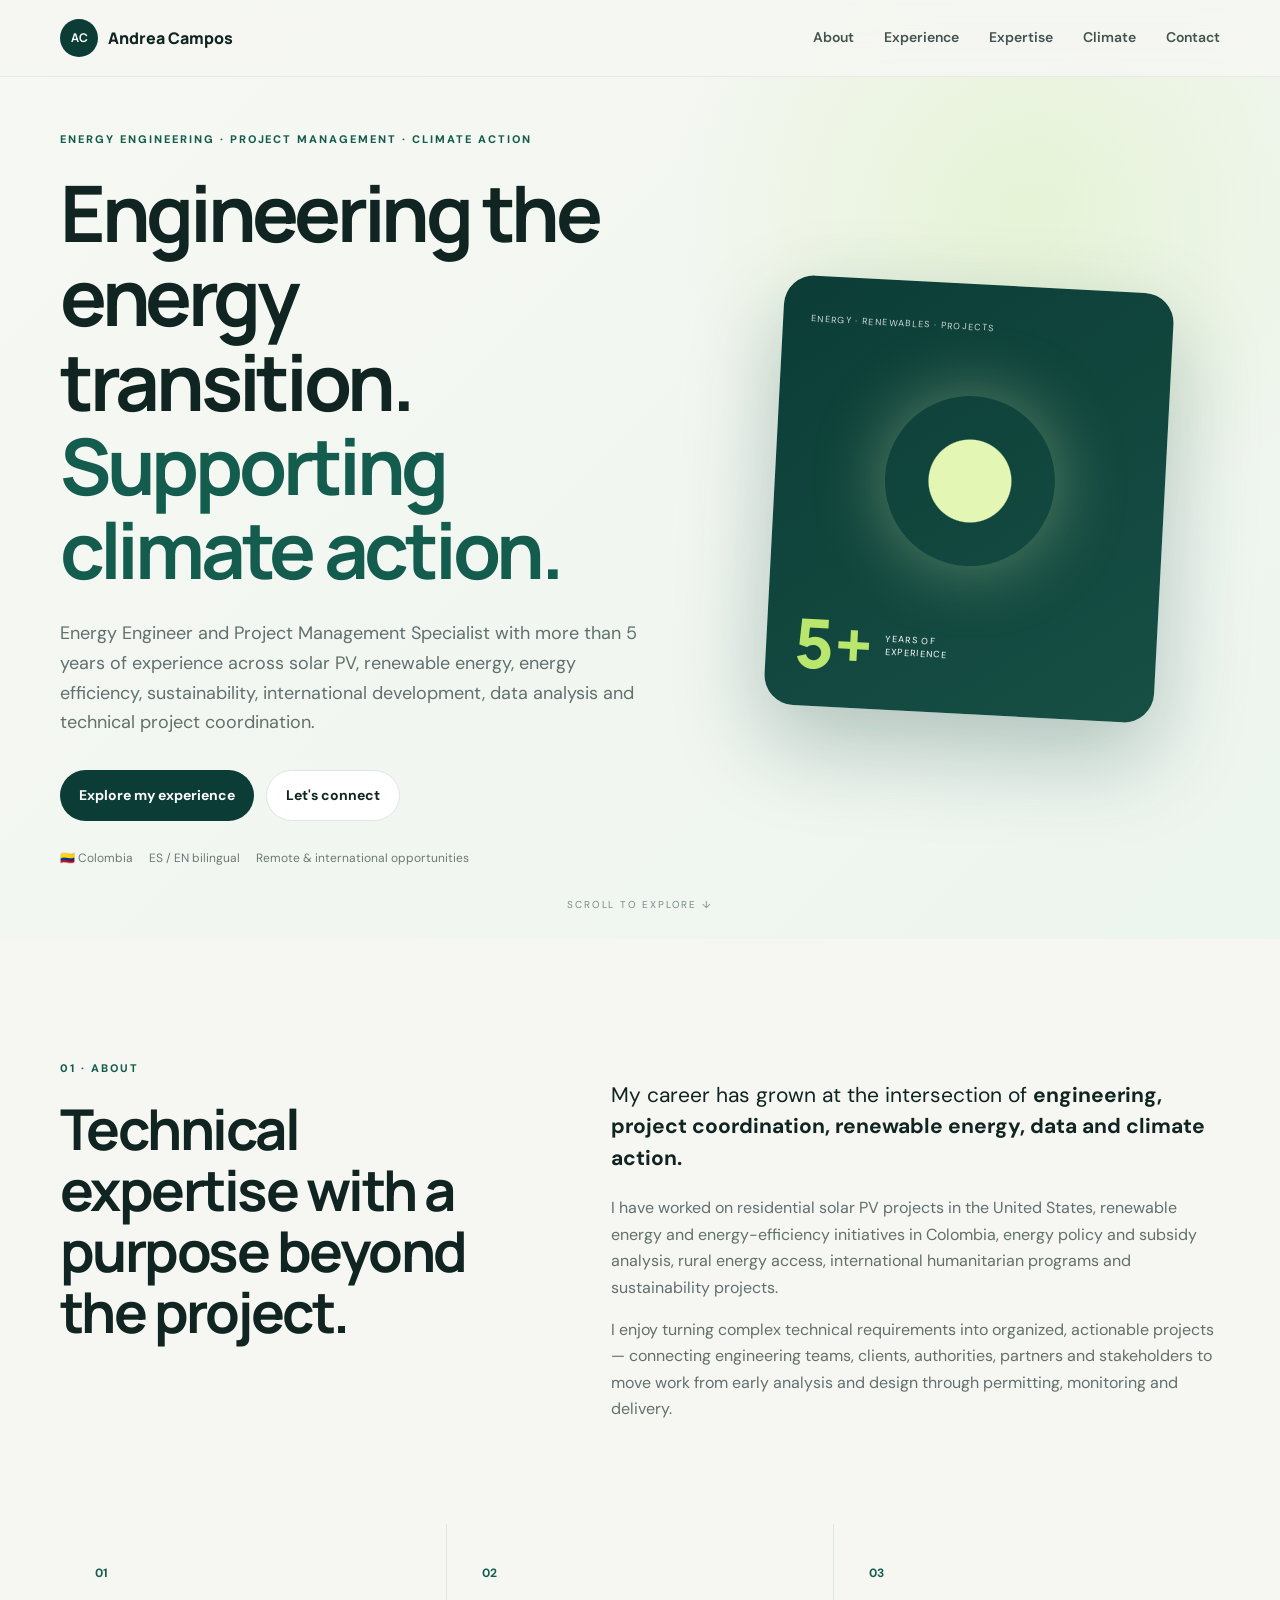
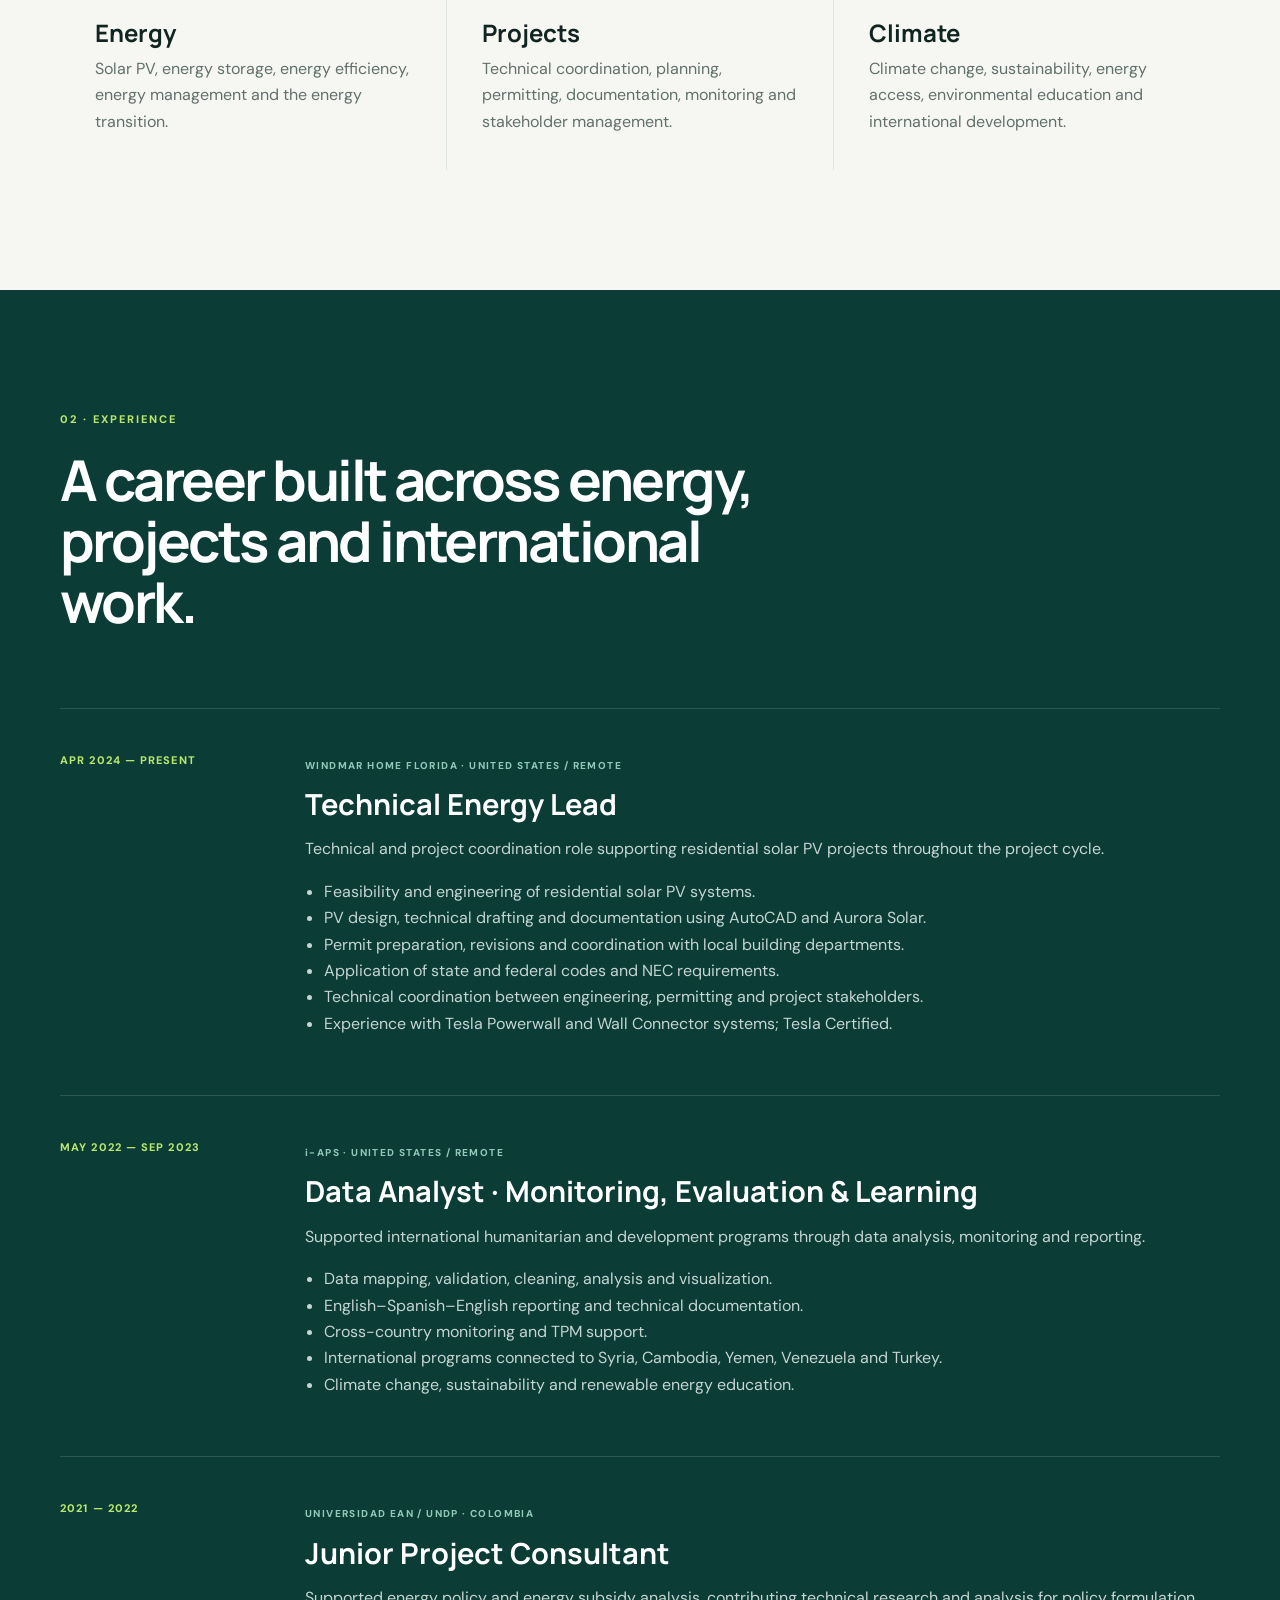
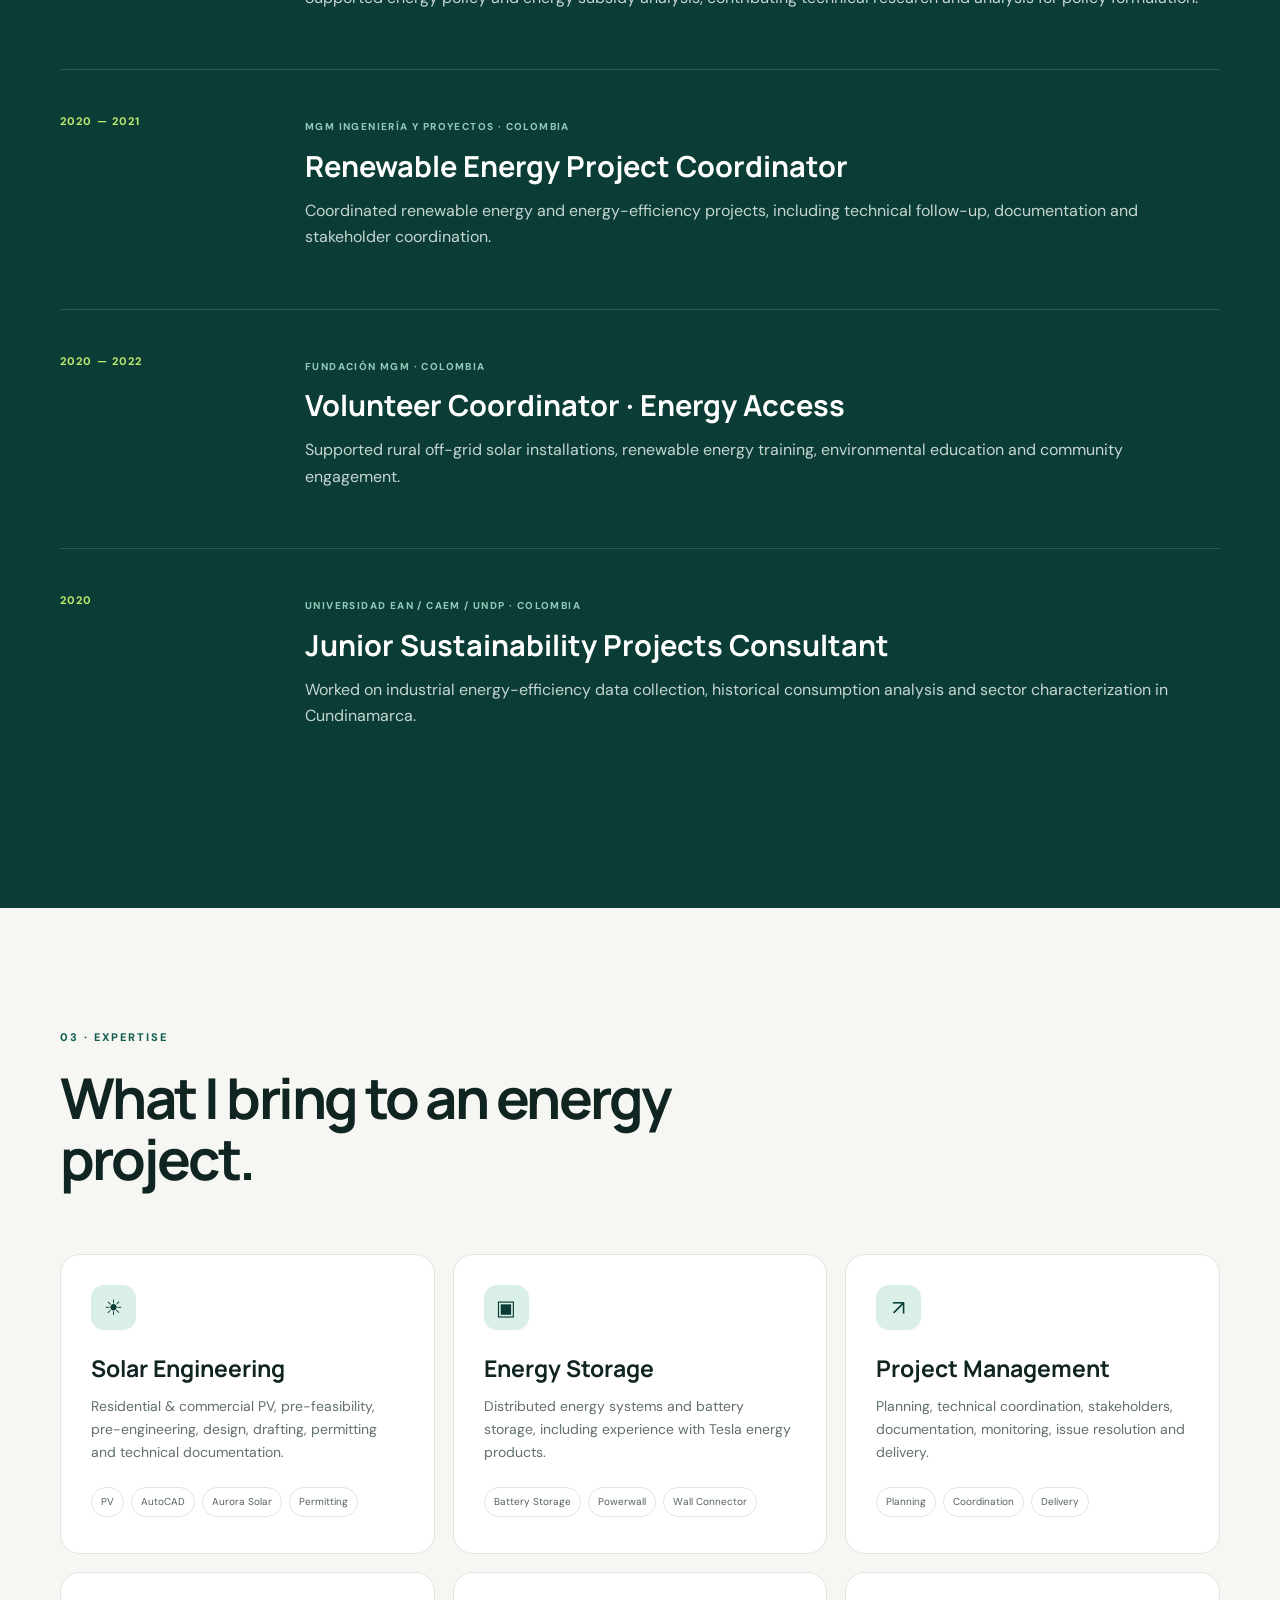
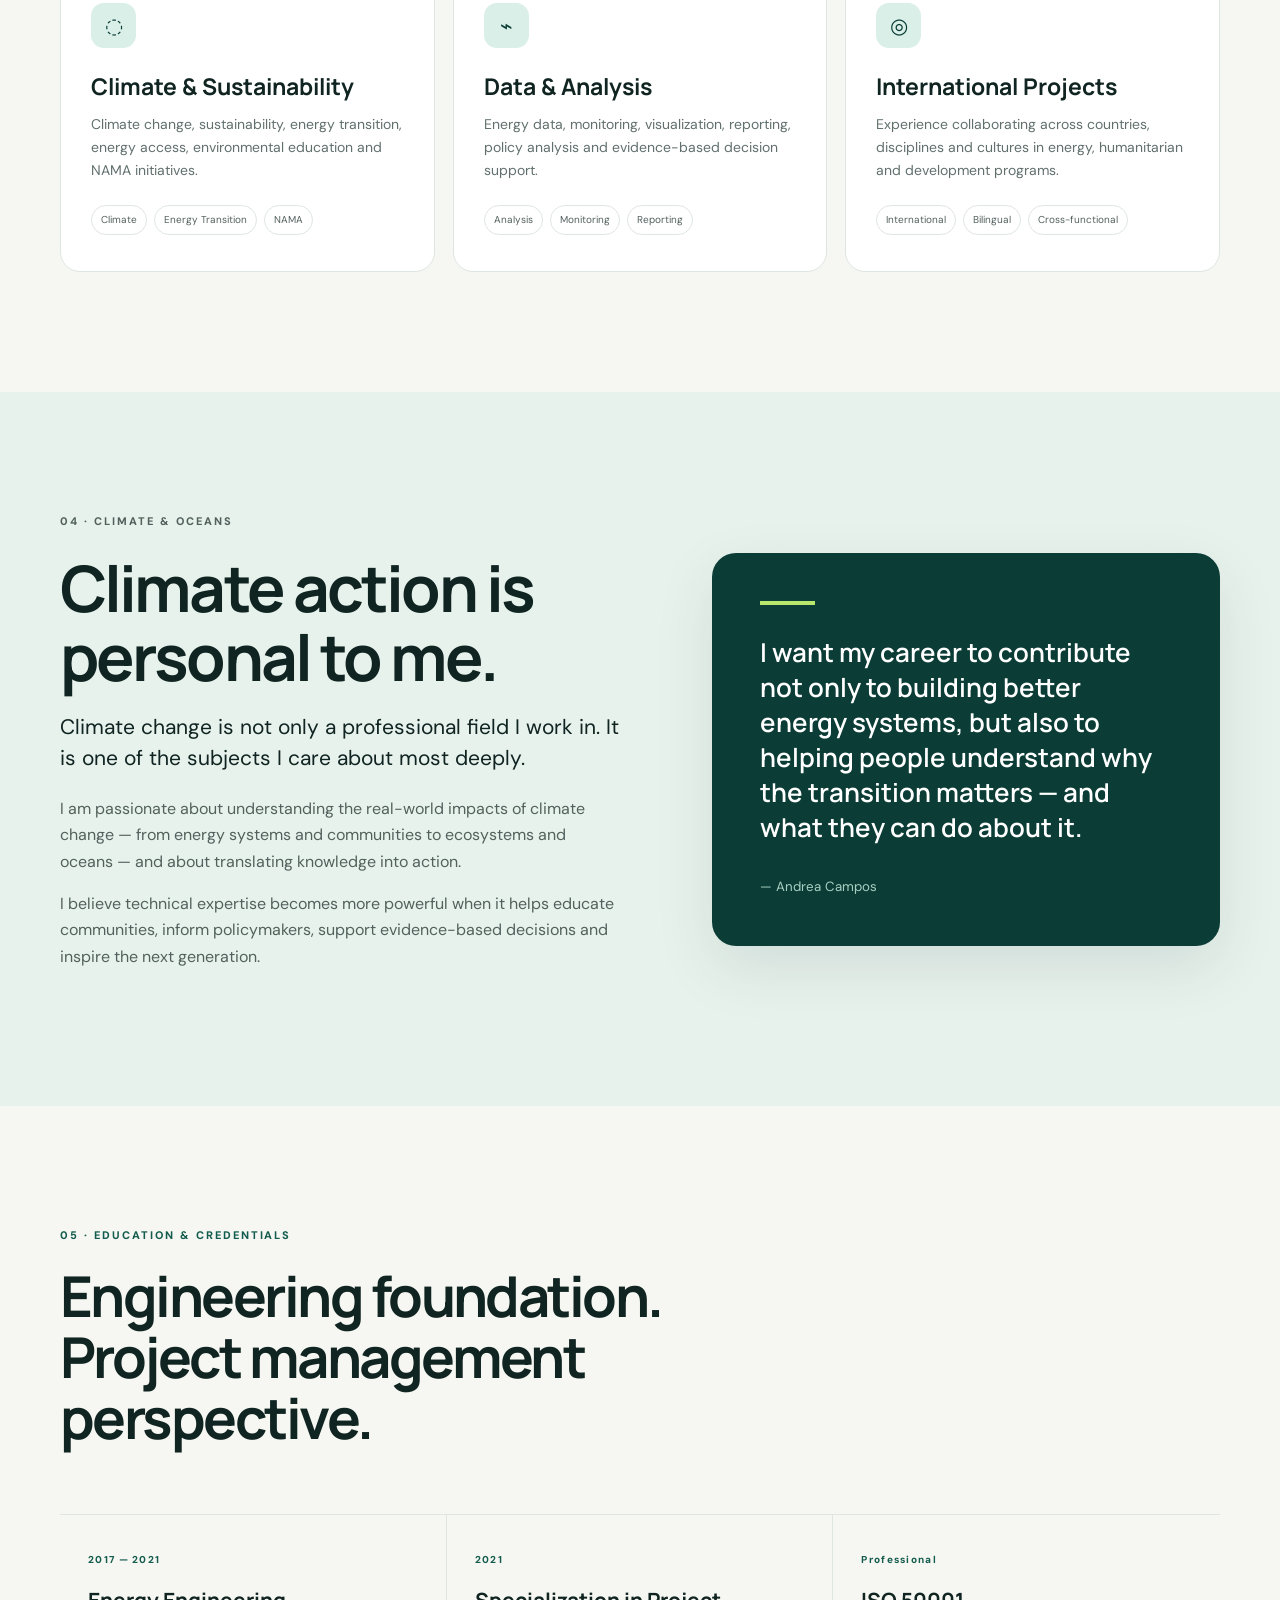
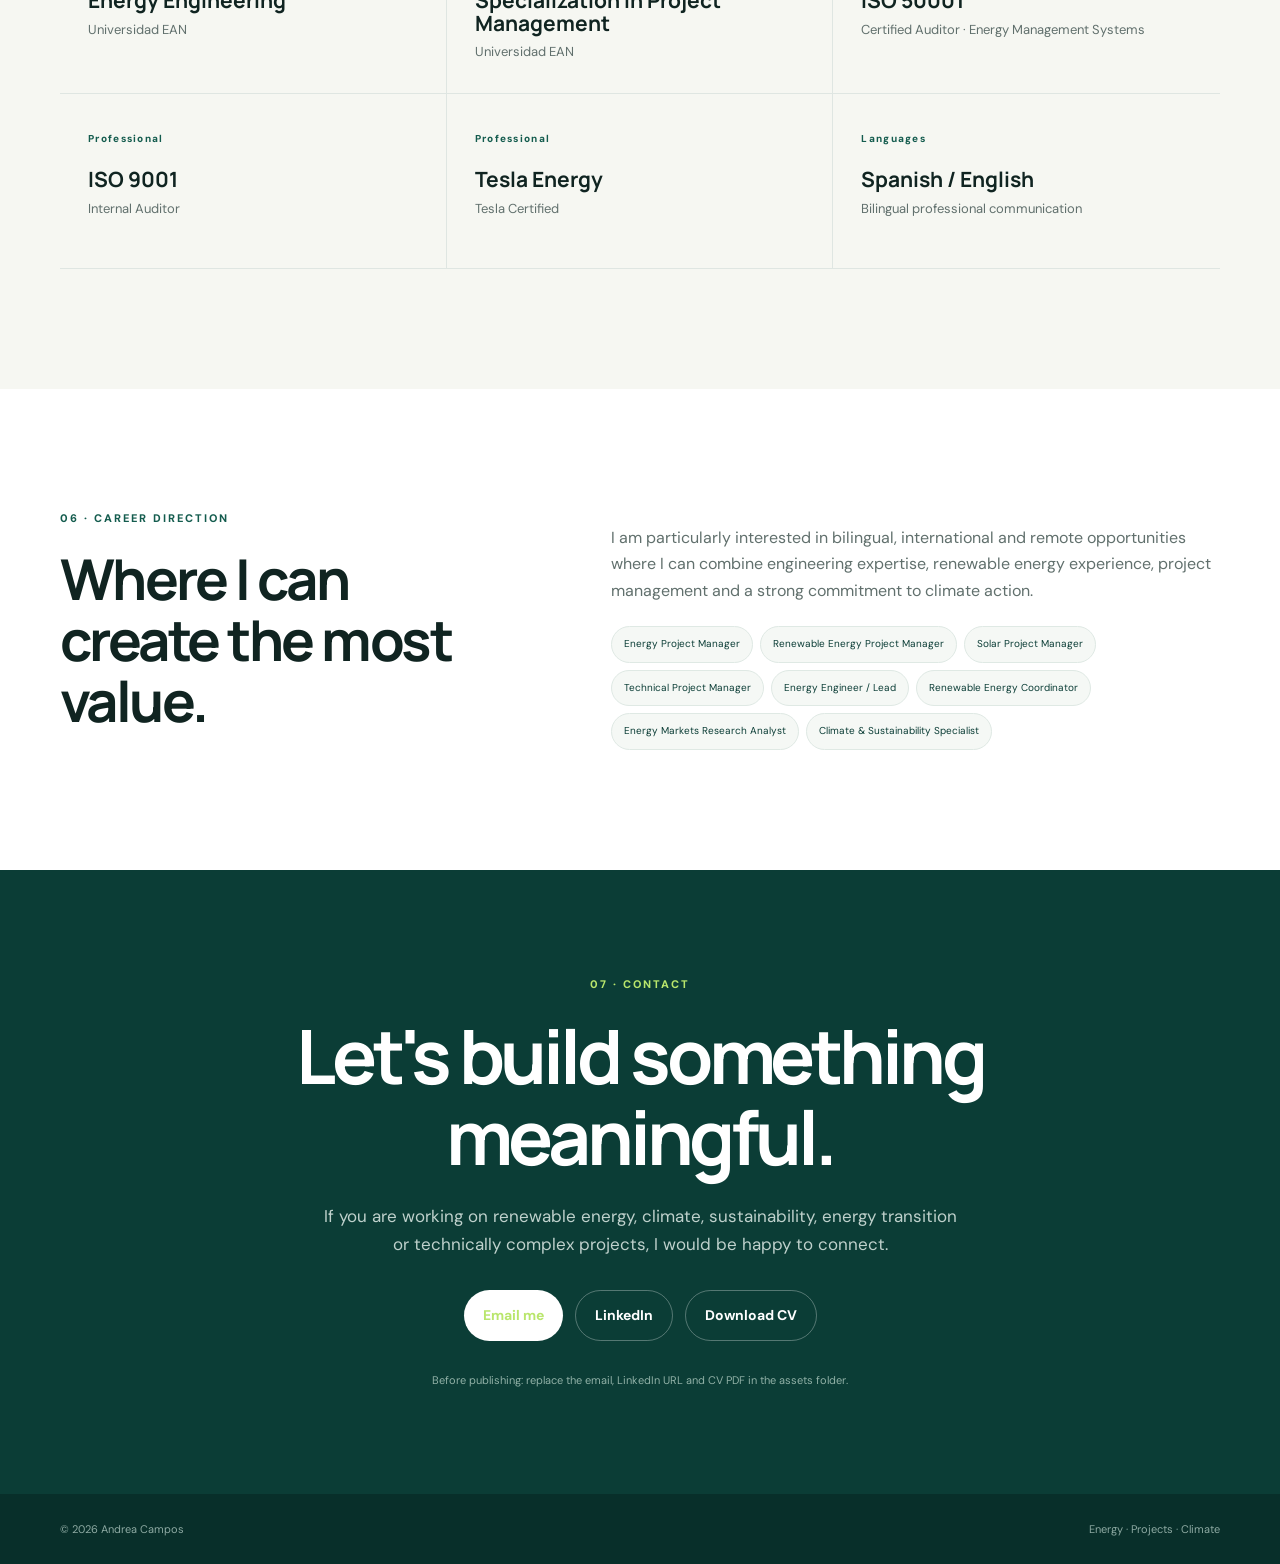
<file: index.html>
<!doctype html><html lang="en"><head><meta charset="utf-8"><meta name="viewport" content="width=device-width,initial-scale=1"><meta name="description" content="Andrea Campos — Energy Engineer and Renewable Energy Project Professional specializing in solar PV, project management, climate change, data analysis and sustainability."><meta name="theme-color" content="#0b3d36"><title>Andrea Campos | Energy & Renewable Energy Project Professional</title><link rel="preconnect" href="https://fonts.googleapis.com"><link rel="preconnect" href="https://fonts.gstatic.com" crossorigin><link href="https://fonts.googleapis.com/css2?family=DM+Sans:wght@400;500;600;700&family=Manrope:wght@500;600;700;800&display=swap" rel="stylesheet"><link rel="stylesheet" href="style.css"></head><body>
<header><nav class="nav container"><a class="brand" href="#home"><b>AC</b><span>Andrea Campos</span></a><button class="menu" aria-label="Menu">☰</button><div class="links"><a href="#about">About</a><a href="#experience">Experience</a><a href="#expertise">Expertise</a><a href="#climate">Climate</a><a href="#contact">Contact</a></div></nav></header>
<main id="home">
<section class="hero"><div class="container hero-grid"><div class="reveal"><p class="eyebrow">ENERGY ENGINEERING · PROJECT MANAGEMENT · CLIMATE ACTION</p><h1>Engineering the energy transition. <em>Supporting climate action.</em></h1><p class="hero-text">Energy Engineer and Project Management Specialist with more than 5 years of experience across solar PV, renewable energy, energy efficiency, sustainability, international development, data analysis and technical project coordination.</p><div class="actions"><a class="btn primary" href="#experience">Explore my experience</a><a class="btn secondary" href="#contact">Let's connect</a></div><div class="meta"><span>🇨🇴 Colombia</span><span>ES / EN bilingual</span><span>Remote & international opportunities</span></div></div><div class="visual reveal"><div class="energy-card"><small>ENERGY · RENEWABLES · PROJECTS</small><div class="sun"></div><div class="card-bottom"><strong>5+</strong><span>YEARS OF<br>EXPERIENCE</span></div></div></div></div><div class="scroll">SCROLL TO EXPLORE ↓</div></section>
<section class="section" id="about"><div class="container two"><div class="reveal"><p class="eyebrow">01 · ABOUT</p><h2>Technical expertise with a purpose beyond the project.</h2></div><div class="copy reveal"><p class="lead">My career has grown at the intersection of <strong>engineering, project coordination, renewable energy, data and climate action.</strong></p><p>I have worked on residential solar PV projects in the United States, renewable energy and energy-efficiency initiatives in Colombia, energy policy and subsidy analysis, rural energy access, international humanitarian programs and sustainability projects.</p><p>I enjoy turning complex technical requirements into organized, actionable projects — connecting engineering teams, clients, authorities, partners and stakeholders to move work from early analysis and design through permitting, monitoring and delivery.</p></div></div><div class="container pillars"><article><b>01</b><h3>Energy</h3><p>Solar PV, energy storage, energy efficiency, energy management and the energy transition.</p></article><article><b>02</b><h3>Projects</h3><p>Technical coordination, planning, permitting, documentation, monitoring and stakeholder management.</p></article><article><b>03</b><h3>Climate</h3><p>Climate change, sustainability, energy access, environmental education and international development.</p></article></div></section>
<section class="section dark" id="experience"><div class="container"><div class="reveal"><p class="eyebrow light">02 · EXPERIENCE</p><h2>A career built across energy, projects and international work.</h2></div><div class="timeline">
<article class="job reveal"><div class="date">APR 2024 — PRESENT</div><div><label>WINDMAR HOME FLORIDA · UNITED STATES / REMOTE</label><h3>Technical Energy Lead</h3><p>Technical and project coordination role supporting residential solar PV projects throughout the project cycle.</p><ul><li>Feasibility and engineering of residential solar PV systems.</li><li>PV design, technical drafting and documentation using AutoCAD and Aurora Solar.</li><li>Permit preparation, revisions and coordination with local building departments.</li><li>Application of state and federal codes and NEC requirements.</li><li>Technical coordination between engineering, permitting and project stakeholders.</li><li>Experience with Tesla Powerwall and Wall Connector systems; Tesla Certified.</li></ul></div></article>
<article class="job reveal"><div class="date">MAY 2022 — SEP 2023</div><div><label>i-APS · UNITED STATES / REMOTE</label><h3>Data Analyst · Monitoring, Evaluation & Learning</h3><p>Supported international humanitarian and development programs through data analysis, monitoring and reporting.</p><ul><li>Data mapping, validation, cleaning, analysis and visualization.</li><li>English–Spanish–English reporting and technical documentation.</li><li>Cross-country monitoring and TPM support.</li><li>International programs connected to Syria, Cambodia, Yemen, Venezuela and Turkey.</li><li>Climate change, sustainability and renewable energy education.</li></ul></div></article>
<article class="job reveal"><div class="date">2021 — 2022</div><div><label>UNIVERSIDAD EAN / UNDP · COLOMBIA</label><h3>Junior Project Consultant</h3><p>Supported energy policy and energy subsidy analysis, contributing technical research and analysis for policy formulation.</p></div></article>
<article class="job reveal"><div class="date">2020 — 2021</div><div><label>MGM INGENIERÍA Y PROYECTOS · COLOMBIA</label><h3>Renewable Energy Project Coordinator</h3><p>Coordinated renewable energy and energy-efficiency projects, including technical follow-up, documentation and stakeholder coordination.</p></div></article>
<article class="job reveal"><div class="date">2020 — 2022</div><div><label>FUNDACIÓN MGM · COLOMBIA</label><h3>Volunteer Coordinator · Energy Access</h3><p>Supported rural off-grid solar installations, renewable energy training, environmental education and community engagement.</p></div></article>
<article class="job reveal"><div class="date">2020</div><div><label>UNIVERSIDAD EAN / CAEM / UNDP · COLOMBIA</label><h3>Junior Sustainability Projects Consultant</h3><p>Worked on industrial energy-efficiency data collection, historical consumption analysis and sector characterization in Cundinamarca.</p></div></article>
</div></div></section>
<section class="section" id="expertise"><div class="container"><div class="reveal"><p class="eyebrow">03 · EXPERTISE</p><h2>What I bring to an energy project.</h2></div><div class="cards">
<article class="card reveal"><i>☀</i><h3>Solar Engineering</h3><p>Residential & commercial PV, pre-feasibility, pre-engineering, design, drafting, permitting and technical documentation.</p><div class="tags"><span>PV</span><span>AutoCAD</span><span>Aurora Solar</span><span>Permitting</span></div></article>
<article class="card reveal"><i>▣</i><h3>Energy Storage</h3><p>Distributed energy systems and battery storage, including experience with Tesla energy products.</p><div class="tags"><span>Battery Storage</span><span>Powerwall</span><span>Wall Connector</span></div></article>
<article class="card reveal"><i>↗</i><h3>Project Management</h3><p>Planning, technical coordination, stakeholders, documentation, monitoring, issue resolution and delivery.</p><div class="tags"><span>Planning</span><span>Coordination</span><span>Delivery</span></div></article>
<article class="card reveal"><i>◌</i><h3>Climate & Sustainability</h3><p>Climate change, sustainability, energy transition, energy access, environmental education and NAMA initiatives.</p><div class="tags"><span>Climate</span><span>Energy Transition</span><span>NAMA</span></div></article>
<article class="card reveal"><i>⌁</i><h3>Data & Analysis</h3><p>Energy data, monitoring, visualization, reporting, policy analysis and evidence-based decision support.</p><div class="tags"><span>Analysis</span><span>Monitoring</span><span>Reporting</span></div></article>
<article class="card reveal"><i>◎</i><h3>International Projects</h3><p>Experience collaborating across countries, disciplines and cultures in energy, humanitarian and development programs.</p><div class="tags"><span>International</span><span>Bilingual</span><span>Cross-functional</span></div></article>
</div></div></section>
<section class="section climate" id="climate"><div class="container climate-grid"><div class="reveal"><p class="eyebrow">04 · CLIMATE & OCEANS</p><h2>Climate action is personal to me.</h2><p class="lead">Climate change is not only a professional field I work in. It is one of the subjects I care about most deeply.</p><p>I am passionate about understanding the real-world impacts of climate change — from energy systems and communities to ecosystems and oceans — and about translating knowledge into action.</p><p>I believe technical expertise becomes more powerful when it helps educate communities, inform policymakers, support evidence-based decisions and inspire the next generation.</p></div><aside class="quote reveal"><b></b><blockquote>I want my career to contribute not only to building better energy systems, but also to helping people understand why the transition matters — and what they can do about it.</blockquote><small>— Andrea Campos</small></aside></div></section>
<section class="section" id="credentials"><div class="container"><div class="reveal"><p class="eyebrow">05 · EDUCATION & CREDENTIALS</p><h2>Engineering foundation. Project management perspective.</h2></div><div class="credentials"><article class="reveal"><small>2017 — 2021</small><h3>Energy Engineering</h3><p>Universidad EAN</p></article><article class="reveal"><small>2021</small><h3>Specialization in Project Management</h3><p>Universidad EAN</p></article><article class="reveal"><small>Professional</small><h3>ISO 50001</h3><p>Certified Auditor · Energy Management Systems</p></article><article class="reveal"><small>Professional</small><h3>ISO 9001</h3><p>Internal Auditor</p></article><article class="reveal"><small>Professional</small><h3>Tesla Energy</h3><p>Tesla Certified</p></article><article class="reveal"><small>Languages</small><h3>Spanish / English</h3><p>Bilingual professional communication</p></article></div></div></section>
<section class="section career"><div class="container two"><div class="reveal"><p class="eyebrow">06 · CAREER DIRECTION</p><h2>Where I can create the most value.</h2></div><div class="copy reveal"><p>I am particularly interested in bilingual, international and remote opportunities where I can combine engineering expertise, renewable energy experience, project management and a strong commitment to climate action.</p><div class="roles"><span>Energy Project Manager</span><span>Renewable Energy Project Manager</span><span>Solar Project Manager</span><span>Technical Project Manager</span><span>Energy Engineer / Lead</span><span>Renewable Energy Coordinator</span><span>Energy Markets Research Analyst</span><span>Climate & Sustainability Specialist</span></div></div></div></section>
<section class="contact" id="contact"><div class="container contact-inner reveal"><p class="eyebrow light">07 · CONTACT</p><h2>Let's build something meaningful.</h2><p>If you are working on renewable energy, climate, sustainability, energy transition or technically complex projects, I would be happy to connect.</p><div class="actions center"><a class="btn light" href="mailto:YOUR_andeamatea@gmail.com">Email me</a><a class="btn outline" href="https://www.linkedin.com/in/andrea-campos-b660501aa/" target="_blank" rel="noopener">LinkedIn</a><a class="btn outline" href="assets/Andrea-Campos-CV.pdf" download>Download CV</a></div><small class="note">Before publishing: replace the email, LinkedIn URL and CV PDF in the assets folder.</small></div></section></main>
<footer><div class="container foot"><span>© <span id="year"></span> Andrea Campos</span><span>Energy · Projects · Climate</span></div></footer><script src="script.js"></script></body></html>
</file>
<file: style.css>
:root{--ink:#102421;--muted:#61706d;--green:#0b3d36;--green2:#145c4e;--mint:#d9efe7;--cream:#f6f7f2;--white:#fff;--line:#dfe6e2;--accent:#b9e66c;--shadow:0 22px 60px rgba(10,45,38,.1)}*{box-sizing:border-box}html{scroll-behavior:smooth}body{margin:0;color:var(--ink);background:var(--cream);font-family:"DM Sans",sans-serif;line-height:1.65}h1,h2,h3{font-family:Manrope,sans-serif;line-height:1.08;margin:0}a{color:inherit;text-decoration:none}.container{width:min(1160px,calc(100% - 48px));margin:auto}header{position:fixed;top:0;left:0;right:0;z-index:50;background:#f6f7f2e8;backdrop-filter:blur(14px);border-bottom:1px solid #dfe6e2bf}.nav{height:76px;display:flex;align-items:center;justify-content:space-between}.brand{display:flex;align-items:center;gap:10px;font-weight:800;font-family:Manrope}.brand b{display:grid;place-items:center;width:38px;height:38px;border-radius:50%;background:var(--green);color:#fff;font-size:12px}.links{display:flex;gap:30px;font-size:14px;font-weight:600}.links a{opacity:.78}.menu{display:none;border:0;background:none;font-size:24px}.hero{min-height:100vh;display:grid;align-items:center;padding:130px 0 70px;position:relative;overflow:hidden;background:radial-gradient(circle at 80% 22%,#b9e66c33,transparent 28%),linear-gradient(135deg,#f7f8f3,#edf5ef)}.hero-grid{display:grid;grid-template-columns:1.08fr .92fr;gap:70px;align-items:center}.eyebrow{color:var(--green2);font-size:11px;letter-spacing:.18em;font-weight:800;margin:0 0 22px}.light{color:var(--accent)!important}.hero h1{font-size:clamp(46px,6.1vw,78px);letter-spacing:-.055em}.hero h1 em{font-style:normal;color:var(--green2)}.hero-text{max-width:700px;font-size:18px;color:var(--muted);margin:28px 0 32px}.actions{display:flex;flex-wrap:wrap;gap:12px}.btn{display:inline-flex;align-items:center;justify-content:center;padding:13px 19px;border-radius:999px;font-weight:700;font-size:14px;transition:.2s}.primary{background:var(--green);color:#fff}.primary:hover{transform:translateY(-2px);box-shadow:0 10px 25px #0b3d3633}.secondary{border:1px solid var(--line);background:#fff}.meta{display:flex;flex-wrap:wrap;gap:16px;margin-top:28px;font-size:12px;color:#6b7976}.visual{min-height:480px;display:grid;place-items:center}.energy-card{width:min(390px,80vw);height:430px;border-radius:30px;padding:28px;background:linear-gradient(145deg,#0b3d36,#174f45);color:#fff;box-shadow:0 35px 90px #0b3d3647;position:relative;overflow:hidden;transform:rotate(3deg)}.energy-card small{font-size:9px;letter-spacing:.15em;opacity:.8}.sun{position:absolute;top:112px;left:50%;transform:translateX(-50%);width:170px;height:170px;border-radius:50%;background:radial-gradient(circle,#e4f6b4 0 34%,#e4f6b400 35%);box-shadow:0 0 70px #e4f6b45c}.card-bottom{position:absolute;left:28px;bottom:30px;display:flex;align-items:center;gap:12px}.card-bottom strong{font:800 68px/1 Manrope;color:var(--accent)}.card-bottom span{font-size:9px;line-height:1.45;letter-spacing:.15em}.scroll{position:absolute;bottom:25px;left:50%;transform:translateX(-50%);font-size:10px;letter-spacing:.18em;color:#7d8986}.section{padding:120px 0}.two{display:grid;grid-template-columns:.85fr 1.15fr;gap:100px}.section h2{font-size:clamp(34px,4.4vw,58px);letter-spacing:-.045em;max-width:700px}.copy{max-width:690px;color:var(--muted);font-size:16px}.lead{font-size:21px!important;line-height:1.5;color:var(--ink)!important}.pillars{display:grid;grid-template-columns:repeat(3,1fr);gap:1px;margin-top:85px;background:var(--line)}.pillars article{background:var(--cream);padding:35px;min-height:210px}.pillars b{color:var(--green2);font-size:12px}.pillars h3{margin:35px 0 10px;font-size:24px}.pillars p{color:var(--muted);margin:0}.dark{background:var(--green);color:#fff}.dark h2{color:#fff}.timeline{margin-top:75px}.job{display:grid;grid-template-columns:190px 1fr;gap:55px;padding:42px 0;border-top:1px solid #ffffff24}.date{color:var(--accent);font-size:11px;font-weight:800;letter-spacing:.1em}.job label{color:#8fcab9;font-size:10px;font-weight:800;letter-spacing:.14em}.job h3{font-size:29px;margin:12px 0}.job p,.job li{color:#c5d5d1}.job ul{padding-left:19px}.cards{display:grid;grid-template-columns:repeat(3,1fr);gap:18px;margin-top:65px}.card{background:#fff;border:1px solid var(--line);border-radius:20px;padding:30px;min-height:300px;transition:.25s}.card:hover{transform:translateY(-5px);box-shadow:var(--shadow);border-color:#c9ddd5}.card i{display:grid;place-items:center;width:45px;height:45px;border-radius:13px;background:var(--mint);color:var(--green);font-style:normal;font-size:21px}.card h3{margin:26px 0 12px;font-size:23px}.card p{color:var(--muted);font-size:14px}.tags,.roles{display:flex;flex-wrap:wrap;gap:7px;margin-top:22px}.tags span,.roles span{border:1px solid var(--line);border-radius:999px;padding:6px 9px;font-size:10px;color:#53615e}.climate{background:#e8f2ed}.climate-grid{display:grid;grid-template-columns:1.05fr .95fr;gap:90px;align-items:center}.climate h2{font-size:clamp(40px,5vw,65px)}.climate p{color:#52615d;max-width:690px}.quote{background:var(--green);color:#fff;padding:48px;border-radius:24px;box-shadow:var(--shadow)}.quote b{display:block;width:55px;height:4px;background:var(--accent);margin-bottom:30px}.quote blockquote{margin:0;font:600 26px/1.35 Manrope}.quote small{display:block;margin-top:30px;color:#a8cfc2}.credentials{display:grid;grid-template-columns:repeat(3,1fr);margin-top:65px;border-top:1px solid var(--line)}.credentials article{padding:30px 28px;border-bottom:1px solid var(--line);border-right:1px solid var(--line);min-height:175px}.credentials article:nth-child(3n){border-right:0}.credentials small{color:var(--green2);font-size:10px;font-weight:800;letter-spacing:.13em}.credentials h3{margin:18px 0 7px;font-size:21px}.credentials p{color:var(--muted);font-size:13px;margin:0}.career{background:#fff}.roles span{padding:9px 12px;color:var(--green);background:#f5f8f5;border-color:#dfe9e4}.contact{background:var(--green);color:#fff;padding:105px 0}.contact-inner{text-align:center;max-width:850px}.contact h2{font-size:clamp(42px,6vw,75px);letter-spacing:-.055em}.contact-inner>p:not(.eyebrow):not(.note){max-width:650px;margin:25px auto 32px;color:#bfd1cc;font-size:17px}.center{justify-content:center}.light.btn{background:#fff;color:var(--green)}.outline{border:1px solid #ffffff4d;color:#fff}.note{display:block;font-size:11px;color:#91b1a7;margin-top:30px}.foot{min-height:70px;display:flex;justify-content:space-between;align-items:center;color:#8eaaa3;font-size:11px}footer{background:#082f2a}.reveal{opacity:0;transform:translateY(18px);transition:.7s ease}.reveal.visible{opacity:1;transform:none}@media(max-width:900px){.hero-grid,.two,.climate-grid{grid-template-columns:1fr;gap:50px}.cards{grid-template-columns:repeat(2,1fr)}.credentials{grid-template-columns:repeat(2,1fr)}}@media(max-width:700px){.container{width:calc(100% - 32px)}.links{display:none;position:absolute;top:76px;left:0;right:0;background:var(--cream);padding:20px 16px;flex-direction:column;gap:16px;border-bottom:1px solid var(--line)}.links.open{display:flex}.menu{display:block}.hero h1{font-size:46px}.visual{min-height:380px}.energy-card{height:370px}.pillars,.cards,.credentials{grid-template-columns:1fr}.pillars{background:transparent;gap:12px}.pillars article{border:1px solid var(--line);border-radius:15px}.job{grid-template-columns:1fr;gap:12px}.section{padding:82px 0}.quote{padding:32px}.quote blockquote{font-size:21px}.credentials article,.credentials article:nth-child(3n){border-right:0}.foot{flex-direction:column;justify-content:center;gap:5px}}
</file>
